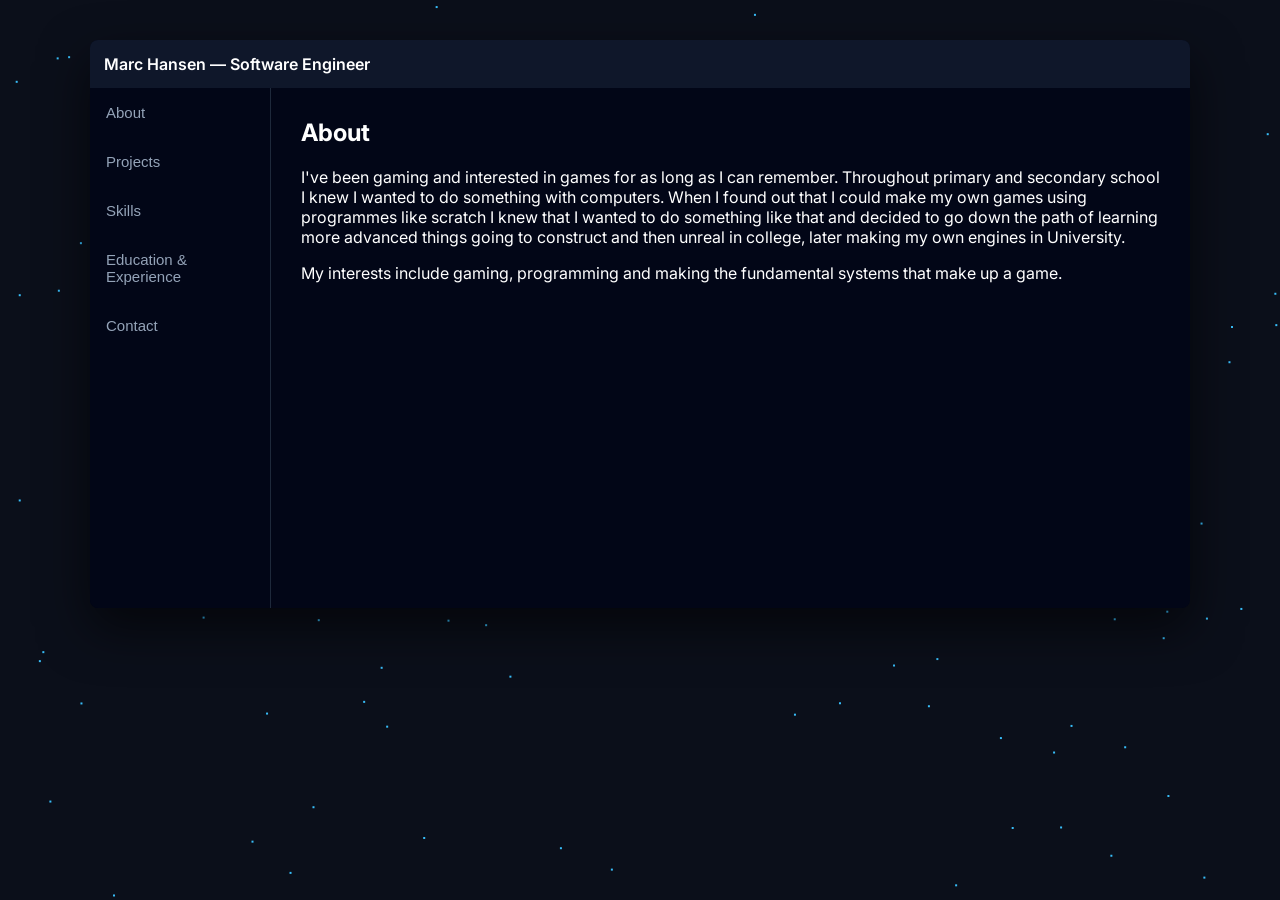
<file: docs/index.html>
<!DOCTYPE html>
<html lang="en">
	<head>
		<meta charset="UTF-8">
		<meta name="viewport" content="width=device-width, initial-scale=1.0">
		<title>Marc Hansen | Developer Portfolio</title>
		<link rel="stylesheet" href="CSS/style.css">
			<script defer src="Scripts/particles.js"></script>
			<script defer src="Scripts/ui.js"></script>
		<link href="https://fonts.googleapis.com/css2?family=JetBrains+Mono&family=Inter:wght@300;400;600&display=swap" rel="stylesheet">
	</head>
	<body>
		<canvas id="particles"></canvas>
		<div class="window">
			<header class="titlebar">
			Marc Hansen — Software Engineer
			</header>
			<div class="layout">
				<nav class="sidebar">
					<button data-panel="about">About</button>
					<button data-panel="projects">Projects</button>
					<button data-panel="skills">Skills</button>
					<button data-panel="education">Education & Experience</button>
					<button data-panel="contact">Contact</button>
				</nav>
				<main class="content">
					<section id="about" class="panel active">
                        <h2>About</h2>
                        <p>I've been gaming and interested in games for as long as I can remember. Throughout primary and secondary school I knew I wanted to do something with computers. When I found out that I could make my own games using programmes like scratch I knew that I wanted to do something like that and decided to go down the path of learning more advanced things going to construct and then unreal in college, later making my own engines in University.
</p>
                        <p>My interests include gaming, programming and making the fundamental systems that make up a game.
</p>

					</section>
					
					<!-- PROJECTS -->
					<section id="projects" class="panel">
                        <h2>Projects</h2>
                        <div class="cards base-projects">
                            <h3>Pinned</h3>
                            <div class="card">
                                <h3>Prison Miner</h3>
                                <p>A 2D game creating in the Unity engine and published to steam. Re-imagine of the classic "Prisons" gamemode, commonly found on Minecraft servers.
</p>
                                <a href="Projects/PrisonMiner.html">View Project -></a>
                            </div>
                            <div class="card">
                                <h3>PS5 Group Project Game</h3>
                                <p>An engine developed from scratch for creating games for the PlayStation 5. Then used in a group project to create a gravity-based  platformer / puzzle game.
</p>
                                <a href="Projects/PS5.html">View Project -></a>
                            </div>
                            <div class="card">
                                <h3>DirectX11 Mini-Golf</h3>
                                <p>Mini-golf game with basic level editor in C++ with DX11/DXTK.
</p>
                                <a href="Projects/DirectXMiniGolf.html">View Project -></a>
                            </div>

                            <h3>More</h3>
                        </div>
                        
                        <div class="cards project-folders">
                            <div class="card folder-btn" data-folder="Engines">
                                <h3>Custom Engines / Renderers</h3>
                                <p>Anything I've made where I've had to make my own renderer</p>
                                <a>View Projects -></a>
                            </div>
                            <div class="card folder-btn" data-folder="Steam">
                                <h3>Steam Releases</h3>
                                <p>Games I've published on Steam</p>
                                <a>View Projects -></a>
                            </div>
                            <div class="card folder-btn" data-folder="OtherGames">
                                <h3>Other Games</h3>
                                <p>Games I've made that did not make it to being published on steam</p>
                                <a>View Projects -></a>
                            </div>
                            <div class="card folder-btn" data-folder="Misc">
                                <h3>Miscellaneous</h3>
                                <p>Everything else that's pretty cool but doesn't really have a place</p>
                                <a>View Projects -></a>
                            </div>
                        </div>
                        <div class="folder-panel">
                            <button class="back-btn"><h3><- Back</h3></button>
                            <div class ="cards folder-cards">
                                <!-- Engines -->
                                <div class="folder" data-folder="Engines">
                                    <h3 data-folder="Engines">Custom Engines / Renderers</h3>
                                    <div class="card" data-folder="Engines">
                                        <h3>PS5 Group Project Game</h3>
                                        <p>An engine developed from scratch for creating games for the PlayStation 5. Then used in a group project to create a gravity-based  platformer / puzzle game.
</p>
                                        <a href="Projects/PS5.html">View Project -></a>
                                    </div>
                                    <div class="card" data-folder="Engines">
                                        <h3>DirectX11 Mini-Golf</h3>
                                        <p>Mini-golf game with basic level editor in C++ with DX11/DXTK.
</p>
                                        <a href="Projects/DirectXMiniGolf.html">View Project -></a>
                                    </div>
                                </div>
                                <!-- Steam -->
                                <div class="folder" data-folder="Steam">
                                    <h3 data-folder="Steam">Steam Releases</h3>
                                    <div class="card" data-folder="Steam">
                                        <h3>Prison Miner</h3>
                                        <p>A 2D game creating in the Unity engine and published to steam. Re-imagine of the classic "Prisons" gamemode, commonly found on Minecraft servers.
</p>
                                        <a href="Projects/PrisonMiner.html">View Project -></a>
                                    </div>
                                    <div class="card" data-folder="Steam">
                                        <h3>Wizards of The West</h3>
                                        <p>My first steam release, a 3D boss fight / story game made in Unreal Engine 4.
</p>
                                        <a href="Projects/WoTW.html">View Project -></a>
                                    </div>
                                </div>
                                <!-- OtherGames -->
                                <div class="folder" data-folder="OtherGames">
                                    <h3 data-folder="OtherGames">Other Games</h3>
                                    <div class="card" data-folder="OtherGames">
                                        <h3>Combat Colloseum</h3>
                                        <p>Group project game created in Unity for University.
</p>
                                        <a href="Projects/CombatColosseum.html">View Project -></a>
                                    </div>
                                    <div class="card" data-folder="OtherGames">
                                        <h3>Bullet Blast-Off</h3>
                                        <p>Unreal Engine 4 physics based game with some basic networking.
</p>
                                        <a href="Projects/BulletBlastOff.html">View Project -></a>
                                    </div>
                                </div>
                                <!-- Misc -->
                                <div class="folder" data-folder="Misc">
                                    <h3 data-folder="Misc">Miscellaneous</h3>
                                    <div class="card" data-folder="Misc">
                                        <h3>SFML Minesweeper</h3>
                                        <p>A remake of the classic  minesweeper made in C++ using SFML.
</p>
                                        <a href="Projects/Minesweeper.html">View Project -></a>
                                    </div>
                                </div>
                            </div>
                        </div>

					</section>
					
					<!-- SKILLS -->
					<section id="skills" class="panel">
                        <h2>Skills</h2>
                        <ul class="skills">
                            <li>C++</li>
                            <li>C#</li>
                            <li>Python</li>
                            <li>Ruby</li>
                            <li>HTML / CSS</li>
                            <li>Unity</li>
                            <li>Unreal Engine 5</li>
                            <li>DirectX</li>
                            <li>PS5</li>
                            <li>SFML</li>
                            <li>Visual Studio</li>
                            <li>Git</li>
                            <li>MySQL</li>
                        </ul>

					</section>
					
					<!-- EDUCATION & EXPERIENCE -->
					<section id="education" class="panel">
                        <h2>Education & Experience</h2>
                        <div class = "timeline">
                            <br>
                            <div class= "timeline-item">
                                <div class = "timeline-header">
                                    <h3>Autodesk - Internship</h3>
                                    <span>July 2024 - July 2025</span>
                                    <p class = "subtitle">Software Engineer for the Navisworks team</p>
                                </div>
                                <ul>
                                    <li>Add in new features into an already developed codebase</li>
                                    <li>Fix bugs reported by customers, communicating via Jira tickets</li>
                                    <li>Refactor old code within the codebase</li>
                                    <li>Work alongside the UX team to ensure everything is to their design</li>
                                </ul>
                            </div>
                            <br>
                            <div class= "timeline-item">
                                <div class = "timeline-header">
                                    <h3>Sheffield Hallam University</h3>
                                    <span>September 2022 - May 2027 (Expected)</span>
                                    <p class = "subtitle">MComp Computer Science for Games</p>
                                </div>
                                <ul>
                                    <li>Developing an engine for use in a group project for the PS5</li>
                                    <li>Mathematics for rendering</li>
                                    <li>Software-Hardware optimisation techniques</li>
                                    <li>Object Oriented Programming & DirectX11 game development</li>
                                    <li>Game-loop structure using SFML & C++</li>
                                </ul>
                            </div>
                            <br>
                            <div class= "timeline-item">
                                <div class = "timeline-header">
                                    <h3>Chesterfield College</h3>
                                    <span>September 2019 - July 2021</span>
                                    <p class = "subtitle">Game Design & Development</p>
                                </div>
                                <ul>
                                    <li>Unreal Engine 4</li>
                                    <li>Autodesk Maya</li>
                                    <li>Project Management</li>
                                    <li>Trends in games and where they could be going</li>
                                </ul>
                            </div>
                            <br>
                        </div>

					</section>
					
					<!-- CONTACT -->
					<section id="contact" class="panel">
                        <h2>Contact</h2>
                        <p>
                            GitHub: 
                            <a href="https://github.com/MarcHansen2002" target="_blank">
                            github.com/MarcHansen2002
                            </a>
                            <br><br>
                            LinkedIn: 
                            <a href="https://www.linkedin.com/in/marchansen2002/" target="_blank">
                            LinkedIn.com/in/MarcHansen2002
                            </a>
                            <br><br>
                            CV: 
                            <a href="MarcHansen_CV.pdf" target="_blank">
                            View
                            </a>
                            <br><br>
                            Email: MarcHansen2002@gmail.com
                        </p>

					</section>
				</main>
			</div>
		</div>
	</body>
</html>
</file>
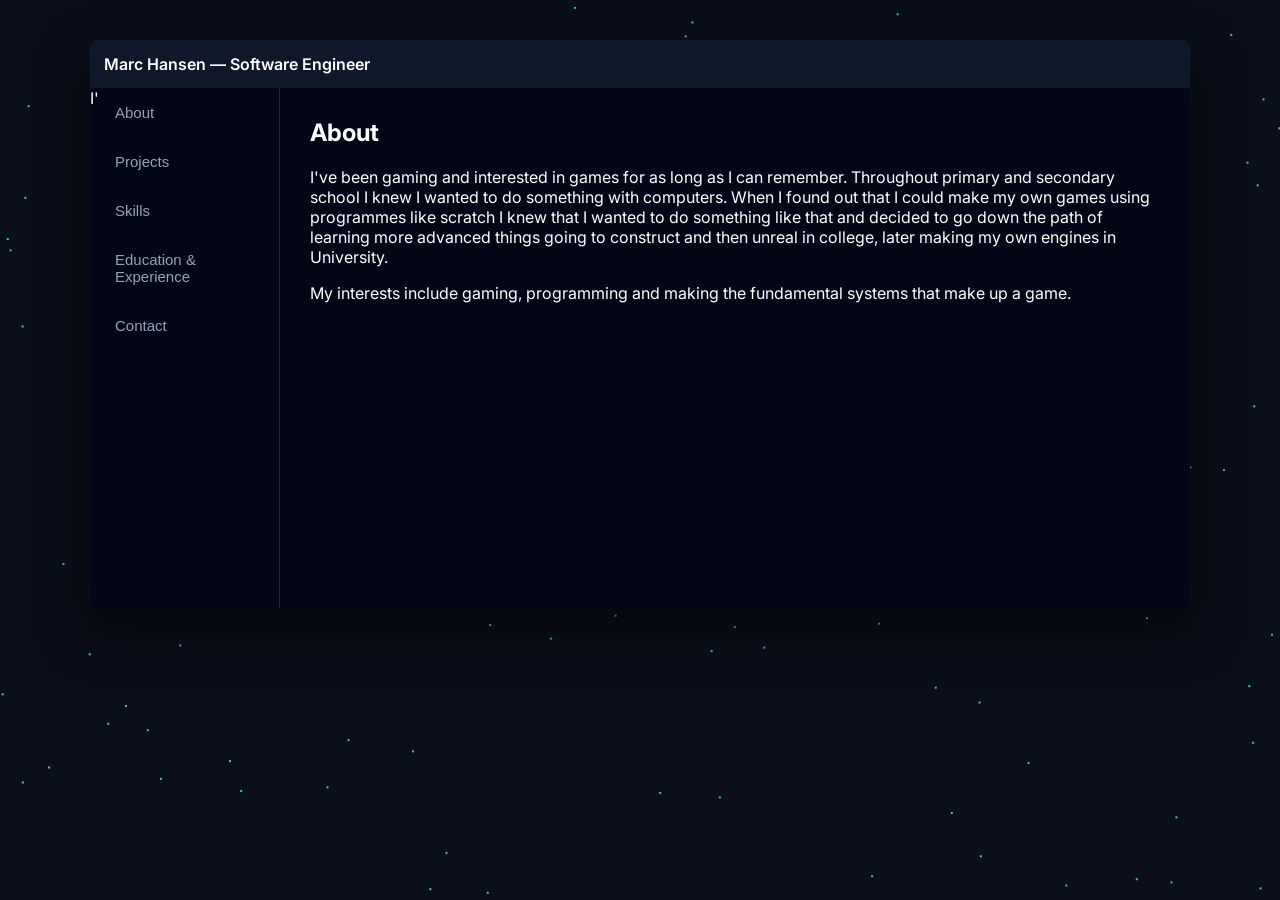
<file: src/index.html>
<!DOCTYPE html>
<html lang="en">
	<head>
		<meta charset="UTF-8">
		<meta name="viewport" content="width=device-width, initial-scale=1.0">
		<title>Marc Hansen | Developer Portfolio</title>
		<link rel="stylesheet" href="CSS/style.css">
			<script defer src="Scripts/particles.js"></script>
			<script defer src="Scripts/ui.js"></script>
		<link href="https://fonts.googleapis.com/css2?family=JetBrains+Mono&family=Inter:wght@300;400;600&display=swap" rel="stylesheet">
	</head>
	<body>
		<canvas id="particles"></canvas>
		<div class="window">
			<header class="titlebar">
			Marc Hansen — Software Engineer
			</header>
			<div class="layout">I'
				<nav class="sidebar">
					<button data-panel="about">About</button>
					<button data-panel="projects">Projects</button>
					<button data-panel="skills">Skills</button>
					<button data-panel="education">Education & Experience</button>
					<button data-panel="contact">Contact</button>
				</nav>
				<main class="content">
					<section id="about" class="panel active">
						<h2>About</h2>
						<p>
						I've been gaming and interested in games for as long as I can remember.
						Throughout primary and secondary school I knew I wanted to do something with computers.
						When I found out that I could make my own games using programmes like scratch I knew that I wanted to do
						something like that and decided to go down the path of learning more advanced things going to construct and
						then unreal in college, later making my own engines in University.
						</p>
						<p>
						My interests include gaming, programming and making the fundamental systems that make up a game.
						</p>
					</section>
					
					<!-- PROJECTS -->
					<section id="projects" class="panel">
						<h2>Projects</h2>
						<div class="cards base-projects">
							<h3>Pinned</h3>
							<div class="card">
								<h3>Prison Miner</h3>
								<p>2D Unity game published on Steam...</p>
								<a href="Projects/PrisonMiner.html">View Project →</a>
							</div>
							<div class="card">
								<h3>Wizards of The West</h3>
								<p>3D boss fight / story game made in Unreal Engine 4</p>
								<a href="Projects/WoTW.html">View Project →</a>
							</div>
							<h3>More</h3>
						</div>
						
						
						<div class="cards project-folders">
							<div class="card folder-btn" data-folder="engines">
								<h3>Engines & Tools</h3>
							</div>
							<div class="card folder-btn" data-folder="tests">
								<h3>Tests & Experiments</h3>
							</div>
						</div>
						
						<div class="folder-panel">
							<button class="back-btn"><h3><- Back</h3></button>
							<div class="cards folder-cards">
								<!-- Engines -->
								<div class="folder" data-folder="engines">
								<h3 data-folder="engines">Engines</h3>
								
								<div class="card" data-folder="engines">
								<h3>PS5 Engine</h3>
								<p>Custom engine for PS5 development</p>
								<a href="Projects/PS5.html">View Project →</a>
								</div>
								<div class="card" data-folder="engines">
								<h3>DirectX11 Mini-golf</h3>
								<p>Mini-golf game with basic level editor in C++ with DX11/DXTK</p>
								<a href="Projects/DirectXMiniGolf.html">View Project →</a>
								</div>
								</div>
								<!-- Tests -->
								<div class="folder" data-folder="tests">
								<h3 data-folder="tests">Tests & Experiments</h3>
								<div class="card" data-folder="tests">
								<h3>SFML Minesweeper</h3>
								<p>Remake of classic Minesweeper made in C++ using SFML</p>
								<a href="Projects/Minesweeper.html">View Project →</a>
								</div>
								</div>
							</div>
						</div>
					</section>
					
					<!-- SKILLS -->
					<section id="skills" class="panel">
						<h2>Skills</h2>
						<ul class="skills">
							<li>C++</li>
							<li>C#</li>
							<li>Python</li>
							<li>Ruby</li>
							<li>HTML / CSS</li>
							<li>Unity</li>
							<li>Unreal Engine 5</li>
							<li>DirectX</li>
							<li>PS5</li>
							<li>SFML</li>
							<li>Visual Studio</li>
							<li>Git</li>
							<li>MySQL</li>
						</ul>
					</section>
					
					<!-- EDUCATION & EXPERIENCE -->
					<section id="education" class="panel">
						<h2>Education & Experience</h2>
						<div class="timeline">
							<br>
							<!-- Autodesk -->
							<div class="timeline-item">
								<div class="timeline-header">
									<h3>Autodesk - Work Experience</h3>
									<span>July 2024 - July 2025</span>
									<p class="subtitle">Software Engineer for the Navisworks team</p>
								</div>
								<ul>
									<li>Add in new features into an already developed codebase</li>
									<li>Fix bugs reported by customers, communicating via Jira tickets</li>
									<li>Refactor old code within the codebase</li>
									<li>Work alongside the UX team to ensure everything is to their design</li>
								</ul>
							</div>
							<br>
							
							<!-- University -->
							<div class="timeline-item">
								<div class="timeline-header">
									<h3>Sheffield Hallam University</h3>
									<span>Sept 2022 - May 2027 (Expected)</span>
								</div>
								<p class="subtitle">MComp Computer Science for Games</p>
								<ul>
									<li>Developing an engine for use in a group project for the PS5</li>
									<li>Mathematics for rendering</li>
									<li>Software-Hardware optimisation techniques</li>
									<li>Object Oriented Programming & DirectX11 game development</li>
									<li>Game-loop structure using SFML & C++</li>
								</ul>
							</div>
							<br>
							<!-- College -->
							<div class="timeline-item">
								<div class="timeline-header">
									<h3>Chesterfield College</h3>
									<span>Sept 2019 - July 2021</span>
								</div>
								<p class="subtitle">Games Design & Development</p>
								<ul>
									<li>Unreal Engine 4</li>
									<li>Autodesk Maya</li>
									<li>Project Management</li>
									<li>Trends in games and where they could be going</li>
								</ul>
							</div>
						</div>
					</section>
					
					<!-- CONTACT -->
					<section id="contact" class="panel">
						<h2>Contact</h2>
						<p>
							GitHub:
							<a href="https://github.com/MarcHansen2002" target="_blank">
							github.com/MarcHansen2002
							</a>
							<br><br>
							LinkedIn: 
							<a href = "https://www.linkedin.com/in/marchansen2002/" target = "_blank">
							https://www.linkedin.com/in/marchansen2002/
							</a>
							<br><br>
							CV: 
							<a href = "MarcHansen_CV.pdf" target="_blank">
							View
							</a>
							</a>
							<br><br>
							Email:
							MarcHansen2002@gmail.com
						</p>
					</section>
				</main>
			</div>
		</div>
	</body>
</html>
</file>
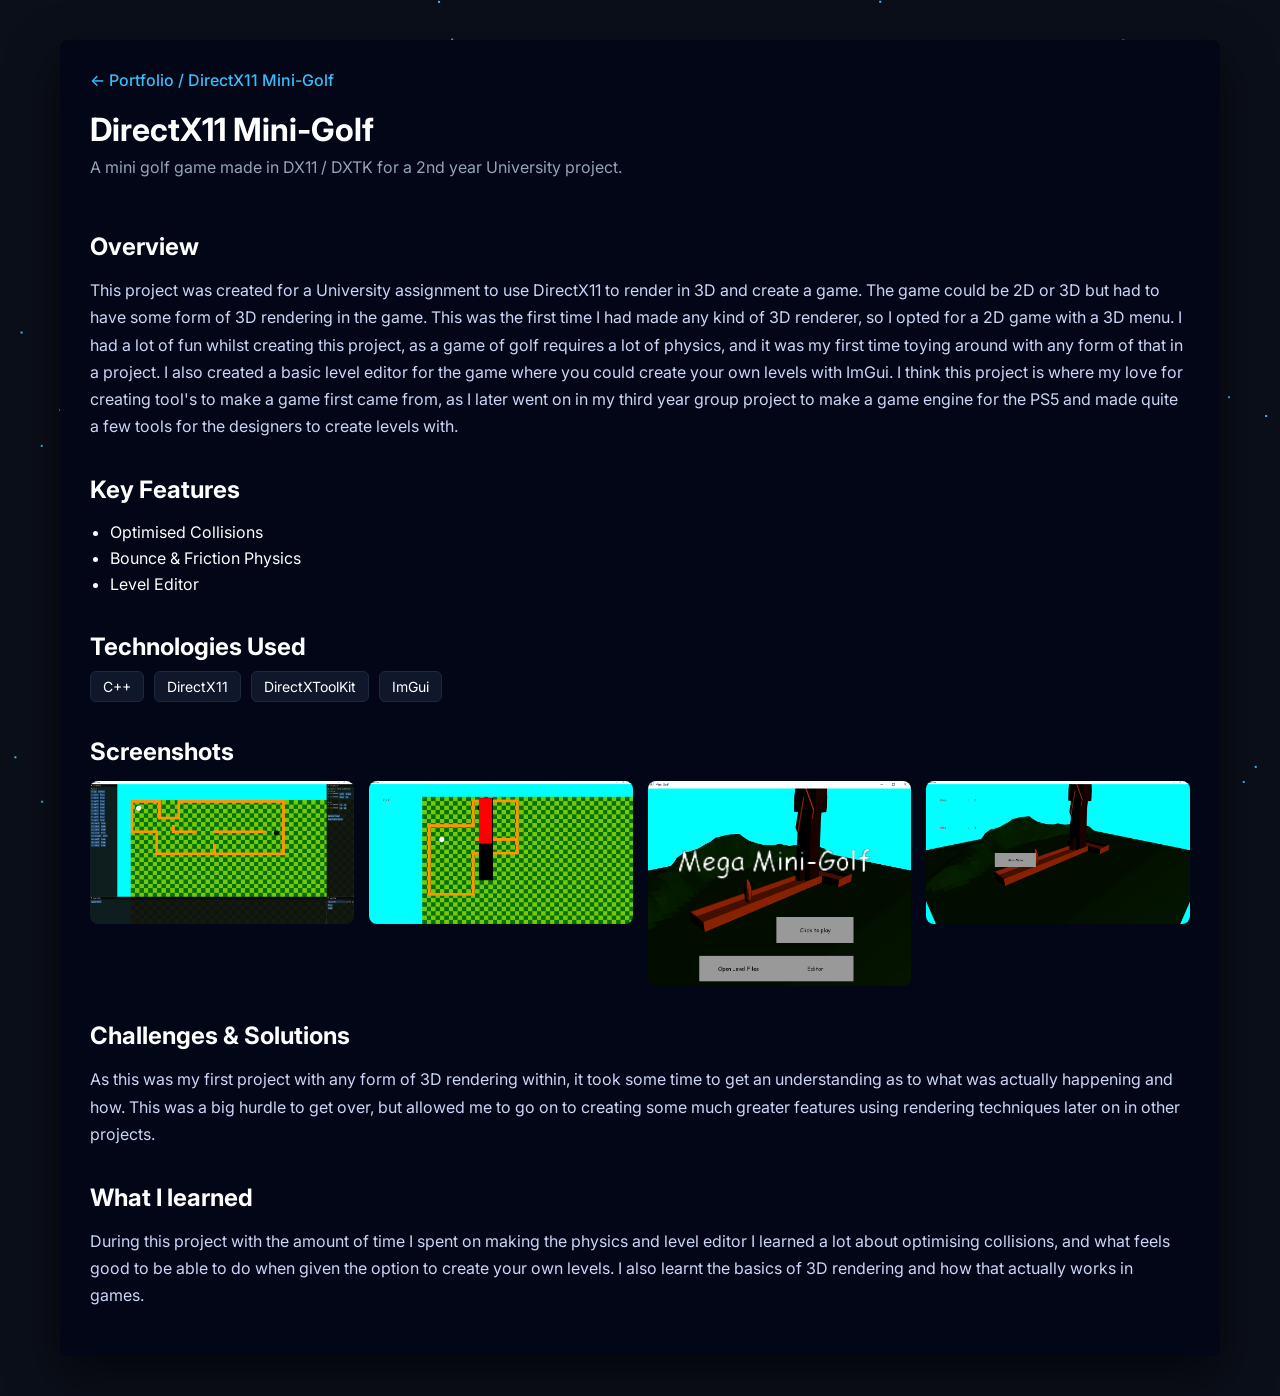
<file: docs/Projects/DirectXMiniGolf.html>
<!DOCTYPE html>
<html lang="en">
	<head>
		<meta charset="UTF-8">
		<meta name="viewport" content="width=device-width, initial-scale=1.0">
		<title>DirectX11 Mini-Golf | Marc Hansen</title>
        <link rel="stylesheet" href="../CSS/style.css">
        <link rel="stylesheet" href="../CSS/project.css"> 
        <link rel="stylesheet" href="../CSS/style.css">
        <script defer src="../Scripts/particles.js"></script>
        <link rel="stylesheet" href="../CSS/project.css">

		<link href="https://fonts.googleapis.com/css2?family=JetBrains+Mono&family=Inter:wght@300;400;600&display=swap" rel="stylesheet">
	</head>
	<body>
		<canvas id="particles"></canvas>
		<div class="page-container">
			<!-- Breadcrumb -->
			<a href="../index.html" class="back">
			← Portfolio / DirectX11 Mini-Golf
			</a>
			<!-- Header -->
			<div class="project-header">
				<div>
					<h1 class="project-title">DirectX11 Mini-Golf</h1>
					<p class="project-subtitle">
                        A mini golf game made in DX11 / DXTK for a 2nd year University project.

					</p>
				</div>

			</div>

            <section class = "section">
                <h2>Overview</h2>
                <p>
                This project was created for a University assignment to use DirectX11 to render in 3D and create a game. The game could be 2D or 3D but had to have some form of 3D rendering in the game. This was the first time I had made any kind of 3D renderer, so I opted for a 2D game with a 3D menu. I had a lot of fun whilst creating this project, as a game of golf requires a lot of physics, and it was my first time toying around with any form of that in a project. I also created a basic level editor for the game where you could create your own levels with ImGui. I think this project is where my love for creating tool's to make a game first came from, as I later went on in my third year group project to make a game engine for the PS5 and made quite a few tools for the designers to create levels with.

                </p>
            </section>

            <section class = "section">
                <h2>Key Features</h2>
                <ul class="feature-list">
                    <li>Optimised Collisions</li>
                    <li>Bounce & Friction Physics</li>
                    <li>Level Editor</li>
                </ul>
            </section>

            <section class = "section">
                <h2>Technologies Used</h2>
                <div class = "tech-list">
                    <span>C++</span>
                    <span>DirectX11</span>
                    <span>DirectXToolKit</span>
                    <span>ImGui</span>
                </div>
            </section>

            <section class = "section">
                <h2>Screenshots</h2>
                <div class = "image-grid">
                    <img src='../Images/MiniGolf/editor.png'>
                    <img src='../Images/MiniGolf/ingame.png'>
                    <img src='../Images/MiniGolf/menu.png'>
                    <img src='../Images/MiniGolf/scores.png'>
                </div>
            </section>



            <section class = "section">
                <h2>Challenges & Solutions</h2>
                <p>
                As this was my first project with any form of 3D rendering within, it took some time to get an understanding as to what was actually happening and how. This was a big hurdle to get over, but allowed me to go on to creating some much greater features using rendering techniques later on in other projects.

                </p>
            </section>

            <section class = "section">
                <h2>What I learned</h2>
                <p>
                During this project with the amount of time I spent on making the physics and level editor I learned a lot about optimising collisions, and what feels good to  be able to do when given the option to create your own levels. I also learnt the basics of 3D rendering and how that actually works in games.
                </p>
            </section>


		</div>
	</body>
</html>
</file>
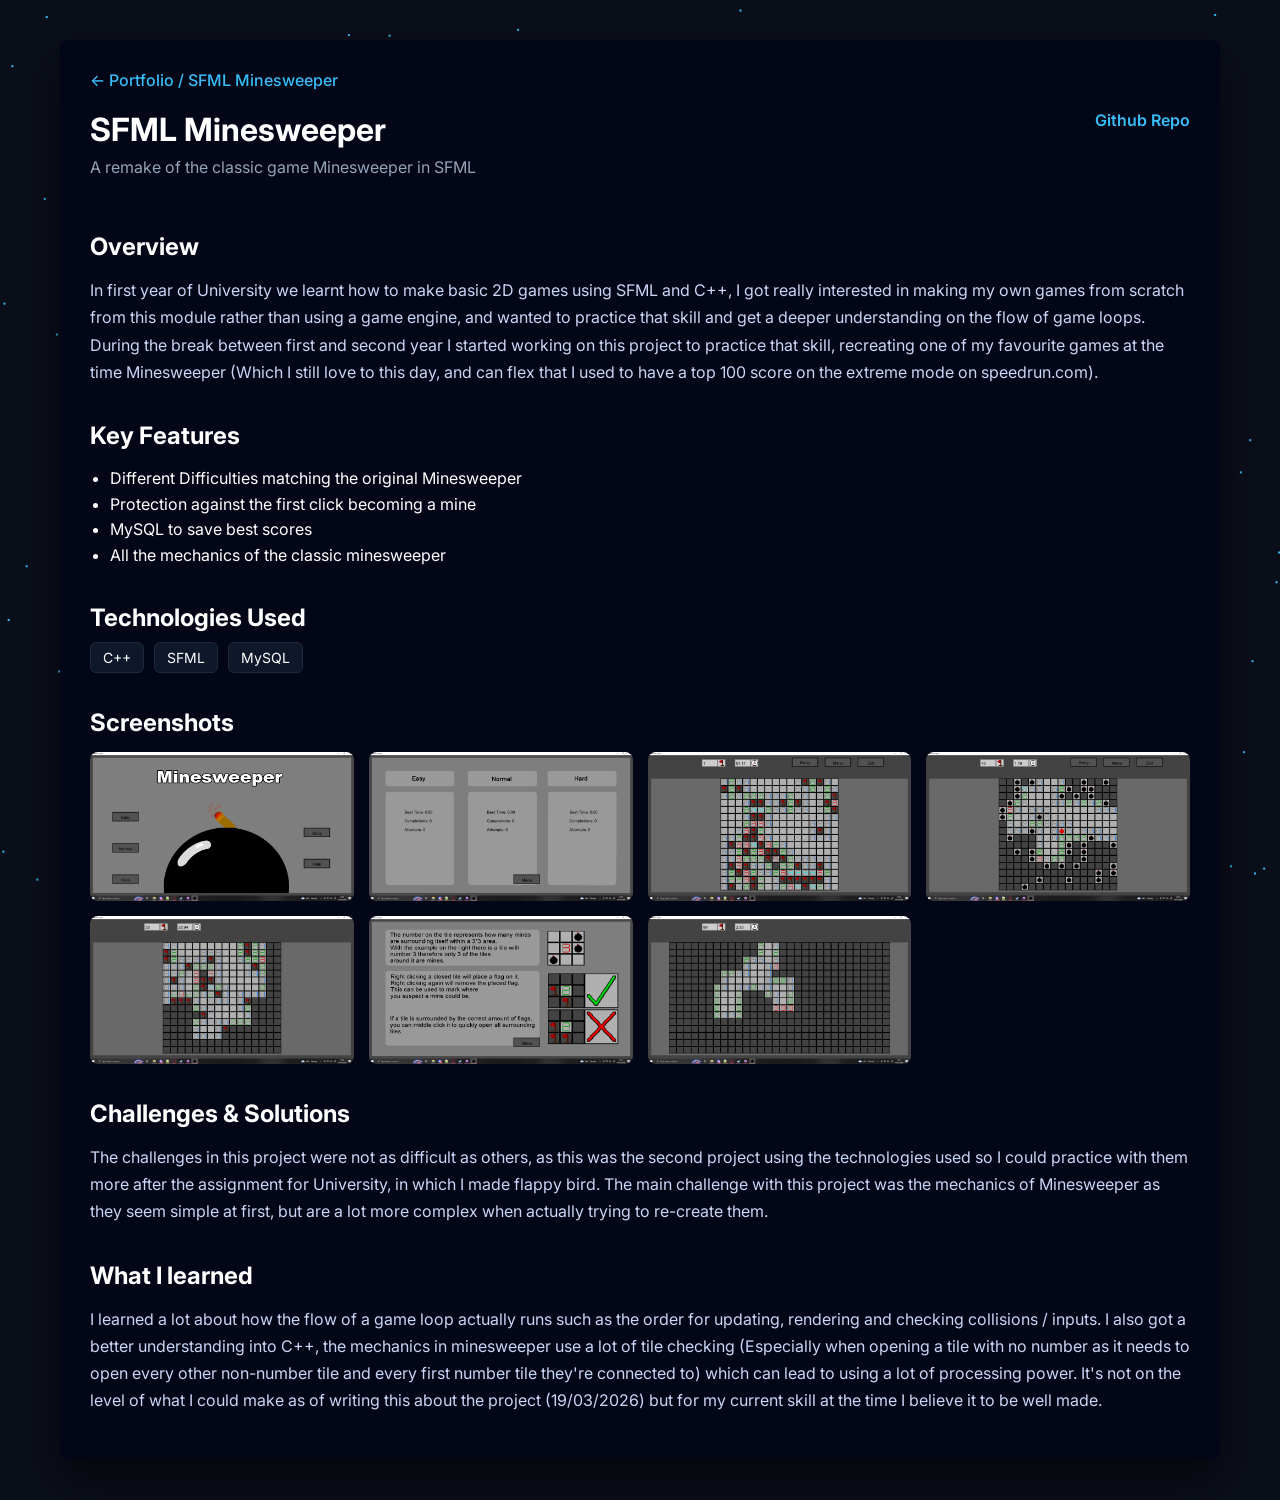
<file: docs/Projects/Minesweeper.html>
<!DOCTYPE html>
<html lang="en">
	<head>
		<meta charset="UTF-8">
		<meta name="viewport" content="width=device-width, initial-scale=1.0">
		<title>SFML Minesweeper | Marc Hansen</title>
        <link rel="stylesheet" href="../CSS/style.css">
        <link rel="stylesheet" href="../CSS/project.css"> 
        <link rel="stylesheet" href="../CSS/style.css">
        <script defer src="../Scripts/particles.js"></script>
        <link rel="stylesheet" href="../CSS/project.css">

		<link href="https://fonts.googleapis.com/css2?family=JetBrains+Mono&family=Inter:wght@300;400;600&display=swap" rel="stylesheet">
	</head>
	<body>
		<canvas id="particles"></canvas>
		<div class="page-container">
			<!-- Breadcrumb -->
			<a href="../index.html" class="back">
			← Portfolio / SFML Minesweeper
			</a>
			<!-- Header -->
			<div class="project-header">
				<div>
					<h1 class="project-title">SFML Minesweeper</h1>
					<p class="project-subtitle">
                        A remake of the classic game Minesweeper in SFML

					</p>
				</div>
                <div class="project-links">
                    <a href='https://github.com/MarcHansen2002/sfml-minesweeper' target="_blank">
                    Github Repo
                    </a>
                </div>

			</div>

            <section class = "section">
                <h2>Overview</h2>
                <p>
                In first year of University we learnt how to make basic 2D games using SFML and C++, I got really interested in making my own games from scratch from this module rather than using a game engine, and wanted to practice that skill and get a deeper understanding on the flow of game loops. During the break between first and second year I started working on this project to practice that skill, recreating one of my favourite games at the time Minesweeper (Which I still love to this day, and can flex that I used to have a top 100 score on the extreme mode on speedrun.com). 

                </p>
            </section>

            <section class = "section">
                <h2>Key Features</h2>
                <ul class="feature-list">
                    <li>Different Difficulties matching the original Minesweeper</li>
                    <li>Protection against the first click becoming a mine</li>
                    <li>MySQL to save best scores</li>
                    <li>All the mechanics of the classic minesweeper</li>
                </ul>
            </section>

            <section class = "section">
                <h2>Technologies Used</h2>
                <div class = "tech-list">
                    <span>C++</span>
                    <span>SFML</span>
                    <span>MySQL</span>
                </div>
            </section>

            <section class = "section">
                <h2>Screenshots</h2>
                <div class = "image-grid">
                    <img src='../Images/Minesweeper/ms_1.PNG'>
                    <img src='../Images/Minesweeper/ms_2.PNG'>
                    <img src='../Images/Minesweeper/ms_3.PNG'>
                    <img src='../Images/Minesweeper/ms_4.PNG'>
                    <img src='../Images/Minesweeper/ms_5.PNG'>
                    <img src='../Images/Minesweeper/ms_6.PNG'>
                    <img src='../Images/Minesweeper/ms_7.PNG'>
                </div>
            </section>



            <section class = "section">
                <h2>Challenges & Solutions</h2>
                <p>
                The challenges in this project were not as difficult as others, as this was the second project using the technologies used so I could practice with them more after the assignment for University, in which I made flappy bird. The main challenge with this project was the mechanics of Minesweeper as they seem simple at first, but are a lot more complex when actually trying to re-create them.

                </p>
            </section>

            <section class = "section">
                <h2>What I learned</h2>
                <p>
                I learned a lot about how the flow of a game loop actually runs such as the order for updating, rendering and checking collisions / inputs. I also got a better understanding into C++, the mechanics in minesweeper use a lot of tile checking (Especially when opening a tile with no number as it needs to open every other non-number tile and every first number tile they're connected to) which can lead to using a lot of processing power. It's not on the level of what I could make as of writing this about the project (19/03/2026) but for my current skill at the time I believe it to be well made.

                </p>
            </section>


		</div>
	</body>
</html>
</file>
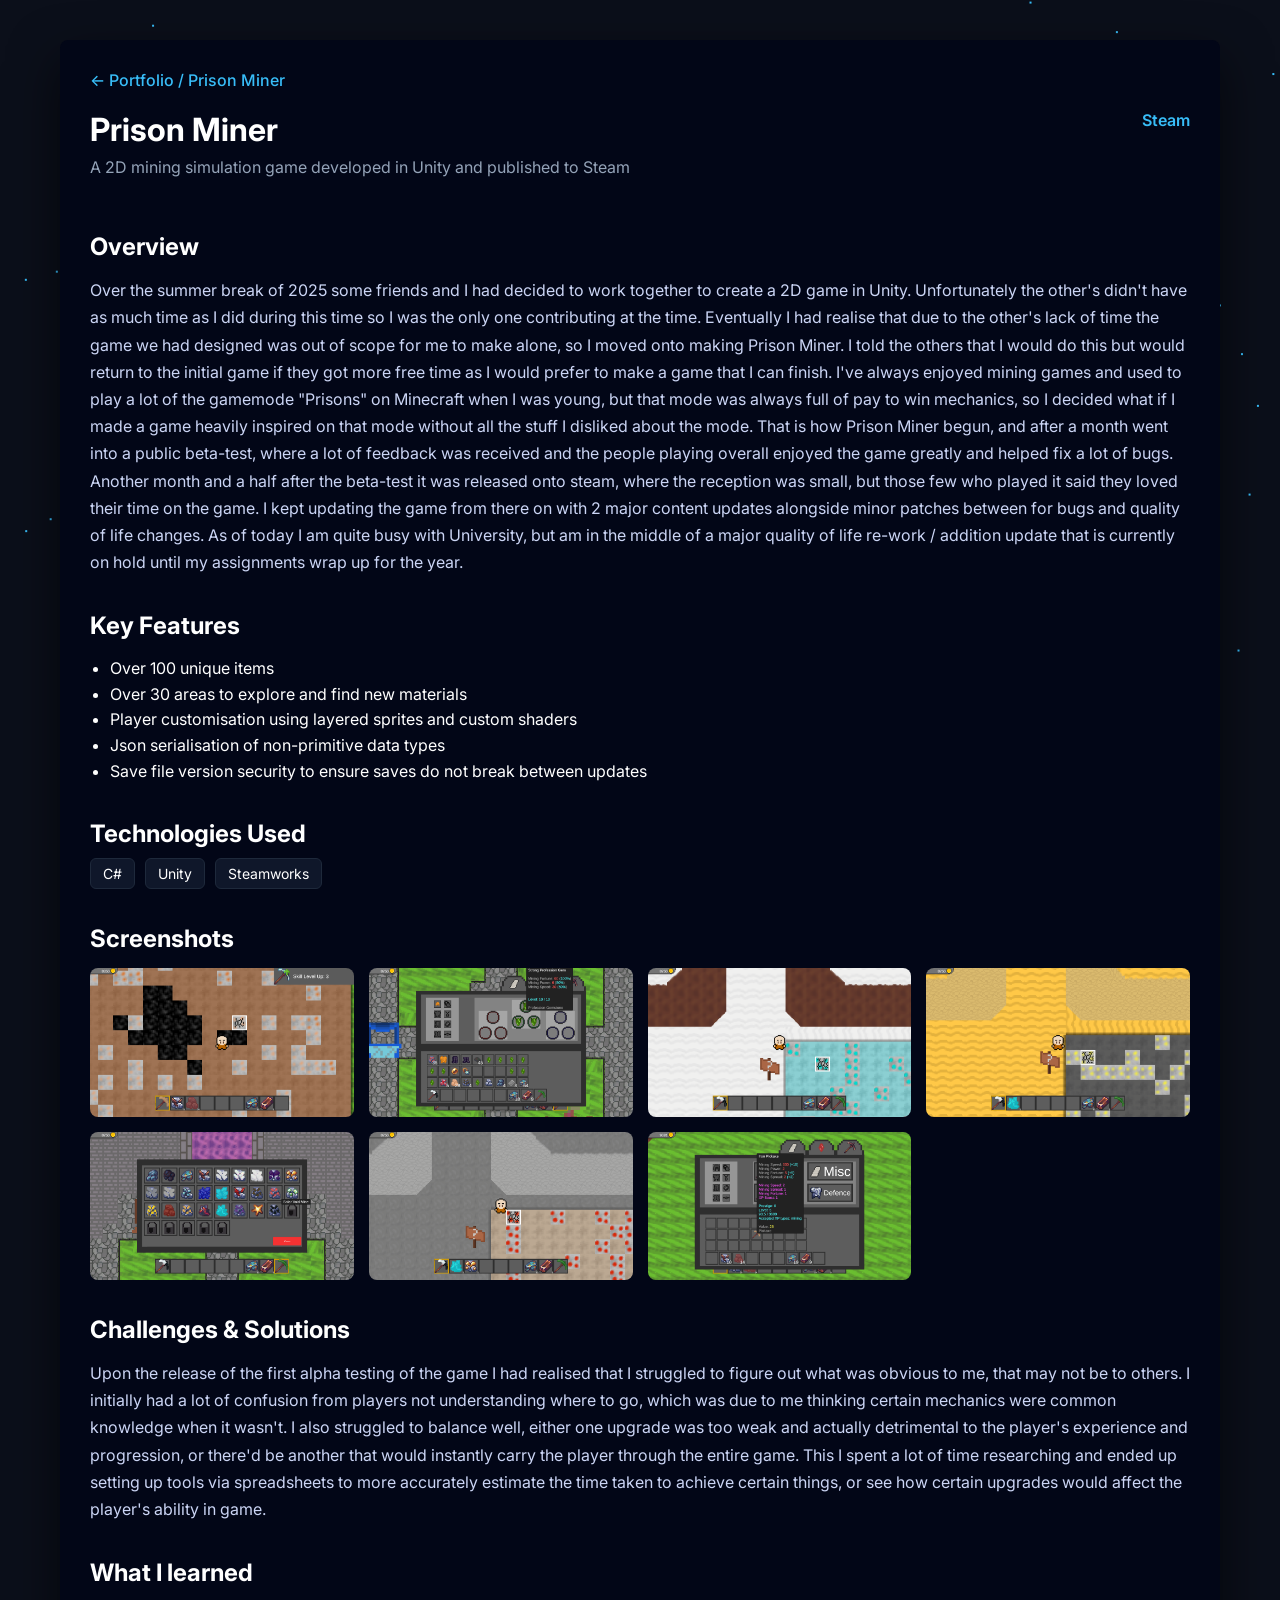
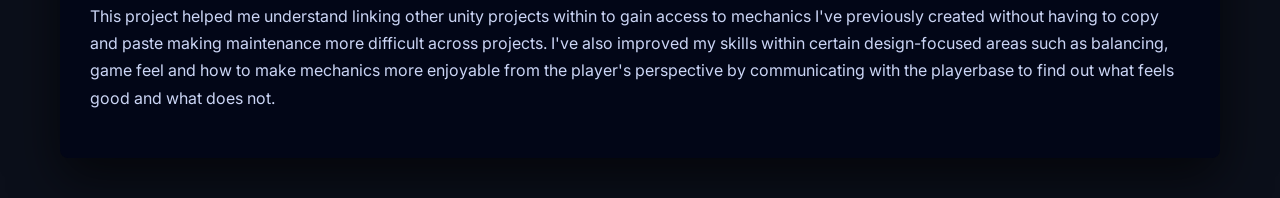
<file: docs/Projects/PrisonMiner.html>
<!DOCTYPE html>
<html lang="en">
	<head>
		<meta charset="UTF-8">
		<meta name="viewport" content="width=device-width, initial-scale=1.0">
		<title>Prison Miner | Marc Hansen</title>
        <link rel="stylesheet" href="../CSS/style.css">
        <link rel="stylesheet" href="../CSS/project.css"> 
        <link rel="stylesheet" href="../CSS/style.css">
        <script defer src="../Scripts/particles.js"></script>
        <link rel="stylesheet" href="../CSS/project.css">

		<link href="https://fonts.googleapis.com/css2?family=JetBrains+Mono&family=Inter:wght@300;400;600&display=swap" rel="stylesheet">
	</head>
	<body>
		<canvas id="particles"></canvas>
		<div class="page-container">
			<!-- Breadcrumb -->
			<a href="../index.html" class="back">
			← Portfolio / Prison Miner
			</a>
			<!-- Header -->
			<div class="project-header">
				<div>
					<h1 class="project-title">Prison Miner</h1>
					<p class="project-subtitle">
                        A 2D mining simulation game developed in Unity and published to Steam

					</p>
				</div>
                <div class="project-links">
                    <a href='https://store.steampowered.com/app/1533140/Prison_Miner/' target="_blank">
                    Steam
                    </a>
                </div>

			</div>

            <section class = "section">
                <h2>Overview</h2>
                <p>
                Over the summer break of 2025 some friends and I had decided to work together to create a 2D game in Unity. Unfortunately the other's didn't have as much time as I did during this time so I was the only one contributing at the time. Eventually I had realise that due to the other's lack of time the game we had designed was out of scope for me to make alone, so I moved onto making Prison Miner. I told the others that I would do this but would return to the initial game if they got more free time as I would prefer to make a game that I can finish. I've always enjoyed mining games and used to play a lot of the gamemode "Prisons" on Minecraft when I was young, but that mode was always full of pay to win mechanics, so I decided what if I made a game heavily inspired on that mode without all the stuff I disliked about the mode. That is how Prison Miner begun, and after a month went into a public beta-test, where a lot of feedback was received and the people playing overall enjoyed the game greatly and helped fix a lot of bugs. Another month and a half after the beta-test it was released onto steam, where the reception was small, but those few who played it said they loved their time on the game. I kept updating the game from there on with 2 major content updates alongside minor patches between for bugs and quality of life changes. As of today I am quite busy with University, but am in the middle of a major quality of life re-work / addition update that is currently on hold until my assignments wrap up for the year.

                </p>
            </section>

            <section class = "section">
                <h2>Key Features</h2>
                <ul class="feature-list">
                    <li>Over 100 unique items</li>
                    <li>Over 30 areas to explore and find new materials</li>
                    <li>Player customisation using layered sprites and custom shaders</li>
                    <li>Json serialisation of non-primitive data types</li>
                    <li>Save file version security to ensure saves do not break between updates</li>
                </ul>
            </section>

            <section class = "section">
                <h2>Technologies Used</h2>
                <div class = "tech-list">
                    <span>C#</span>
                    <span>Unity</span>
                    <span>Steamworks</span>
                </div>
            </section>

            <section class = "section">
                <h2>Screenshots</h2>
                <div class = "image-grid">
                    <img src='../Images/PrisonMiner/EarlyMineAndSkills.png'>
                    <img src='../Images/PrisonMiner/Gems.png'>
                    <img src='../Images/PrisonMiner/GlaciumMine.png'>
                    <img src='../Images/PrisonMiner/GoldMine.png'>
                    <img src='../Images/PrisonMiner/MineList.png'>
                    <img src='../Images/PrisonMiner/PalladiumMine.png'>
                    <img src='../Images/PrisonMiner/ToolLevels.png'>
                </div>
            </section>



            <section class = "section">
                <h2>Challenges & Solutions</h2>
                <p>
                Upon the release of the first alpha testing of the game I had realised that I struggled to figure out what was obvious to me, that may not be to others. I initially had a lot of confusion from players not understanding where to go, which was due to me thinking certain mechanics were common knowledge when it wasn't.
I also struggled to balance well, either one upgrade was too weak and actually detrimental to the player's experience and progression, or there'd be another that would instantly carry the player through the entire game. This I spent a lot of time researching and ended up setting up tools via spreadsheets to more accurately estimate the time taken to achieve certain things, or see how certain upgrades would affect the player's ability in game.

                </p>
            </section>

            <section class = "section">
                <h2>What I learned</h2>
                <p>
                This project helped me understand linking other unity projects within to gain access to mechanics I've previously created without having to copy and paste making maintenance more difficult across projects.
I've also improved my skills within certain design-focused areas such as balancing, game feel and how to make mechanics more enjoyable from the player's perspective by communicating with the playerbase to find out what feels good and what does not.

                </p>
            </section>


		</div>
	</body>
</html>
</file>
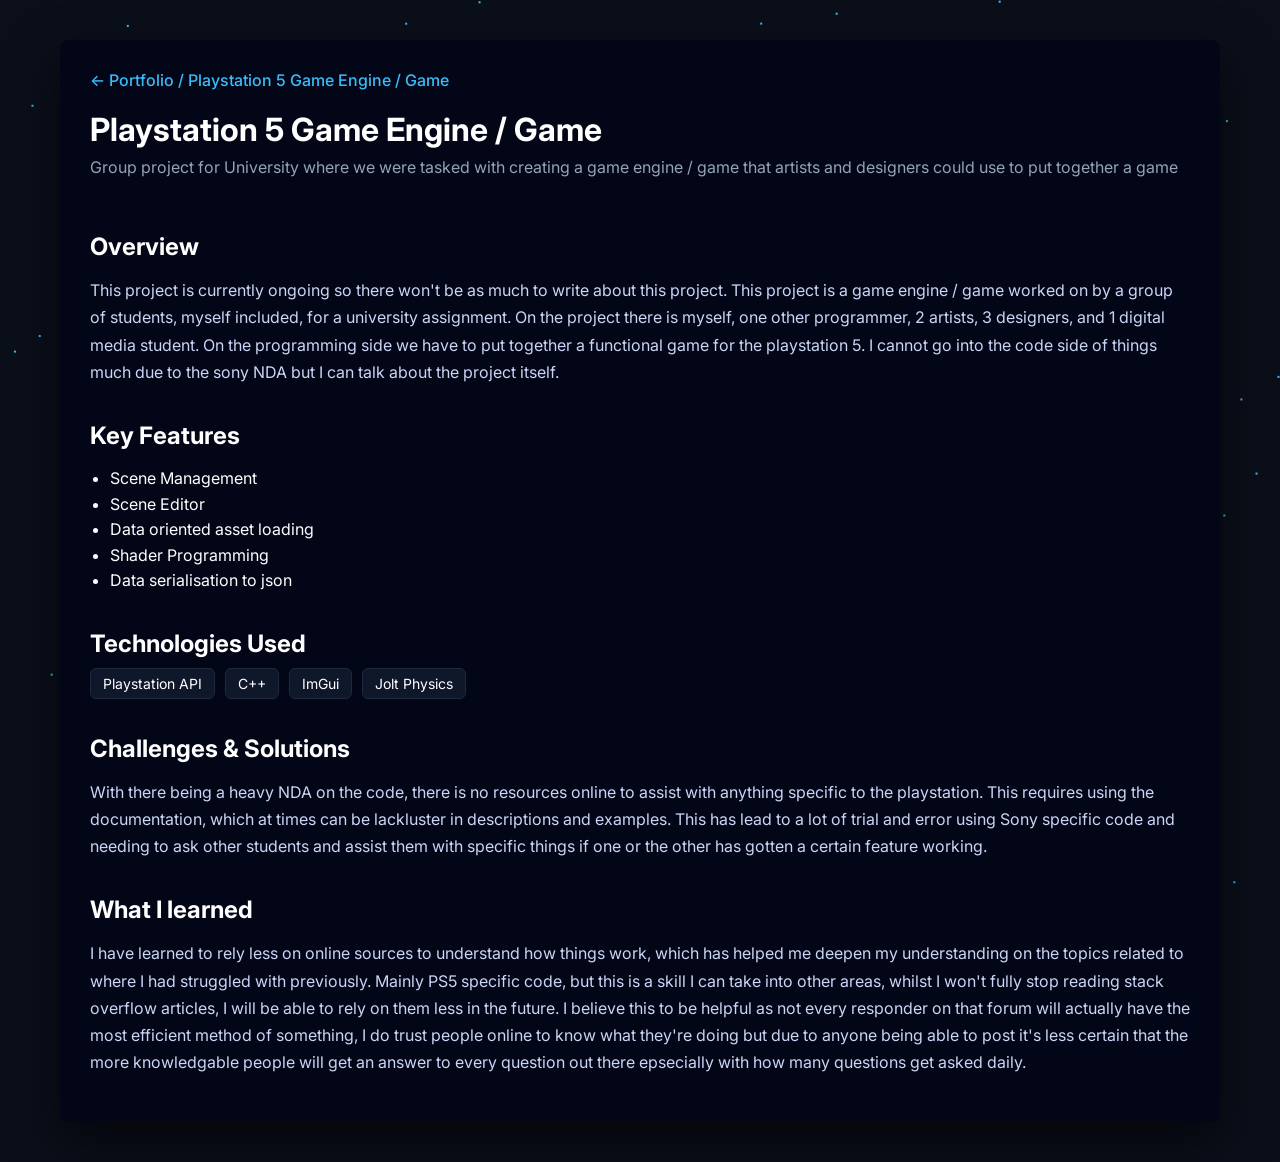
<file: docs/Projects/PS5.html>
<!DOCTYPE html>
<html lang="en">
	<head>
		<meta charset="UTF-8">
		<meta name="viewport" content="width=device-width, initial-scale=1.0">
		<title>Playstation 5 Game Engine / Game | Marc Hansen</title>
        <link rel="stylesheet" href="../CSS/style.css">
        <link rel="stylesheet" href="../CSS/project.css"> 
        <link rel="stylesheet" href="../CSS/style.css">
        <script defer src="../Scripts/particles.js"></script>
        <link rel="stylesheet" href="../CSS/project.css">

		<link href="https://fonts.googleapis.com/css2?family=JetBrains+Mono&family=Inter:wght@300;400;600&display=swap" rel="stylesheet">
	</head>
	<body>
		<canvas id="particles"></canvas>
		<div class="page-container">
			<!-- Breadcrumb -->
			<a href="../index.html" class="back">
			← Portfolio / Playstation 5 Game Engine / Game
			</a>
			<!-- Header -->
			<div class="project-header">
				<div>
					<h1 class="project-title">Playstation 5 Game Engine / Game</h1>
					<p class="project-subtitle">
                        Group project for University where we were tasked with creating a game engine / game that artists and designers could use to put together a game

					</p>
				</div>

			</div>

            <section class = "section">
                <h2>Overview</h2>
                <p>
                This project is currently ongoing so there won't be as much to write about this project. This project is a game engine / game worked on by a group of students, myself included, for a university assignment. On the project there is myself, one other programmer, 2 artists, 3 designers, and 1 digital media student. On the programming side we have to put together a functional game for the playstation 5. I cannot go into the code side of things much due to the sony NDA but I can talk about the project itself.

                </p>
            </section>

            <section class = "section">
                <h2>Key Features</h2>
                <ul class="feature-list">
                    <li>Scene Management</li>
                    <li>Scene Editor</li>
                    <li>Data oriented asset loading</li>
                    <li>Shader Programming</li>
                    <li>Data serialisation to json</li>
                </ul>
            </section>

            <section class = "section">
                <h2>Technologies Used</h2>
                <div class = "tech-list">
                    <span>Playstation API</span>
                    <span>C++</span>
                    <span>ImGui</span>
                    <span>Jolt Physics</span>
                </div>
            </section>




            <section class = "section">
                <h2>Challenges & Solutions</h2>
                <p>
                With there being a heavy NDA on the code, there is no resources online to assist with anything specific to the playstation. This requires using the documentation, which at times can be lackluster in descriptions and examples. This has lead to a lot of trial and error using Sony specific code and needing to ask other students and assist them with specific things if one or the other has gotten a certain feature working.

                </p>
            </section>

            <section class = "section">
                <h2>What I learned</h2>
                <p>
                I have learned to rely less on online sources to understand how things work, which has helped me deepen my understanding on the topics related to where I had struggled with previously. Mainly PS5 specific code, but this is a skill I can take into other areas, whilst I won't fully stop reading stack overflow articles, I will be able to rely on them less in the future. I believe this to be helpful as not every responder on that forum will actually have the most efficient method of something, I do trust people online to know what they're doing but due to anyone being able to post it's less certain that the more knowledgable people will get an answer to every question out there epsecially with how many questions get asked daily.
                </p>
            </section>


		</div>
	</body>
</html>
</file>
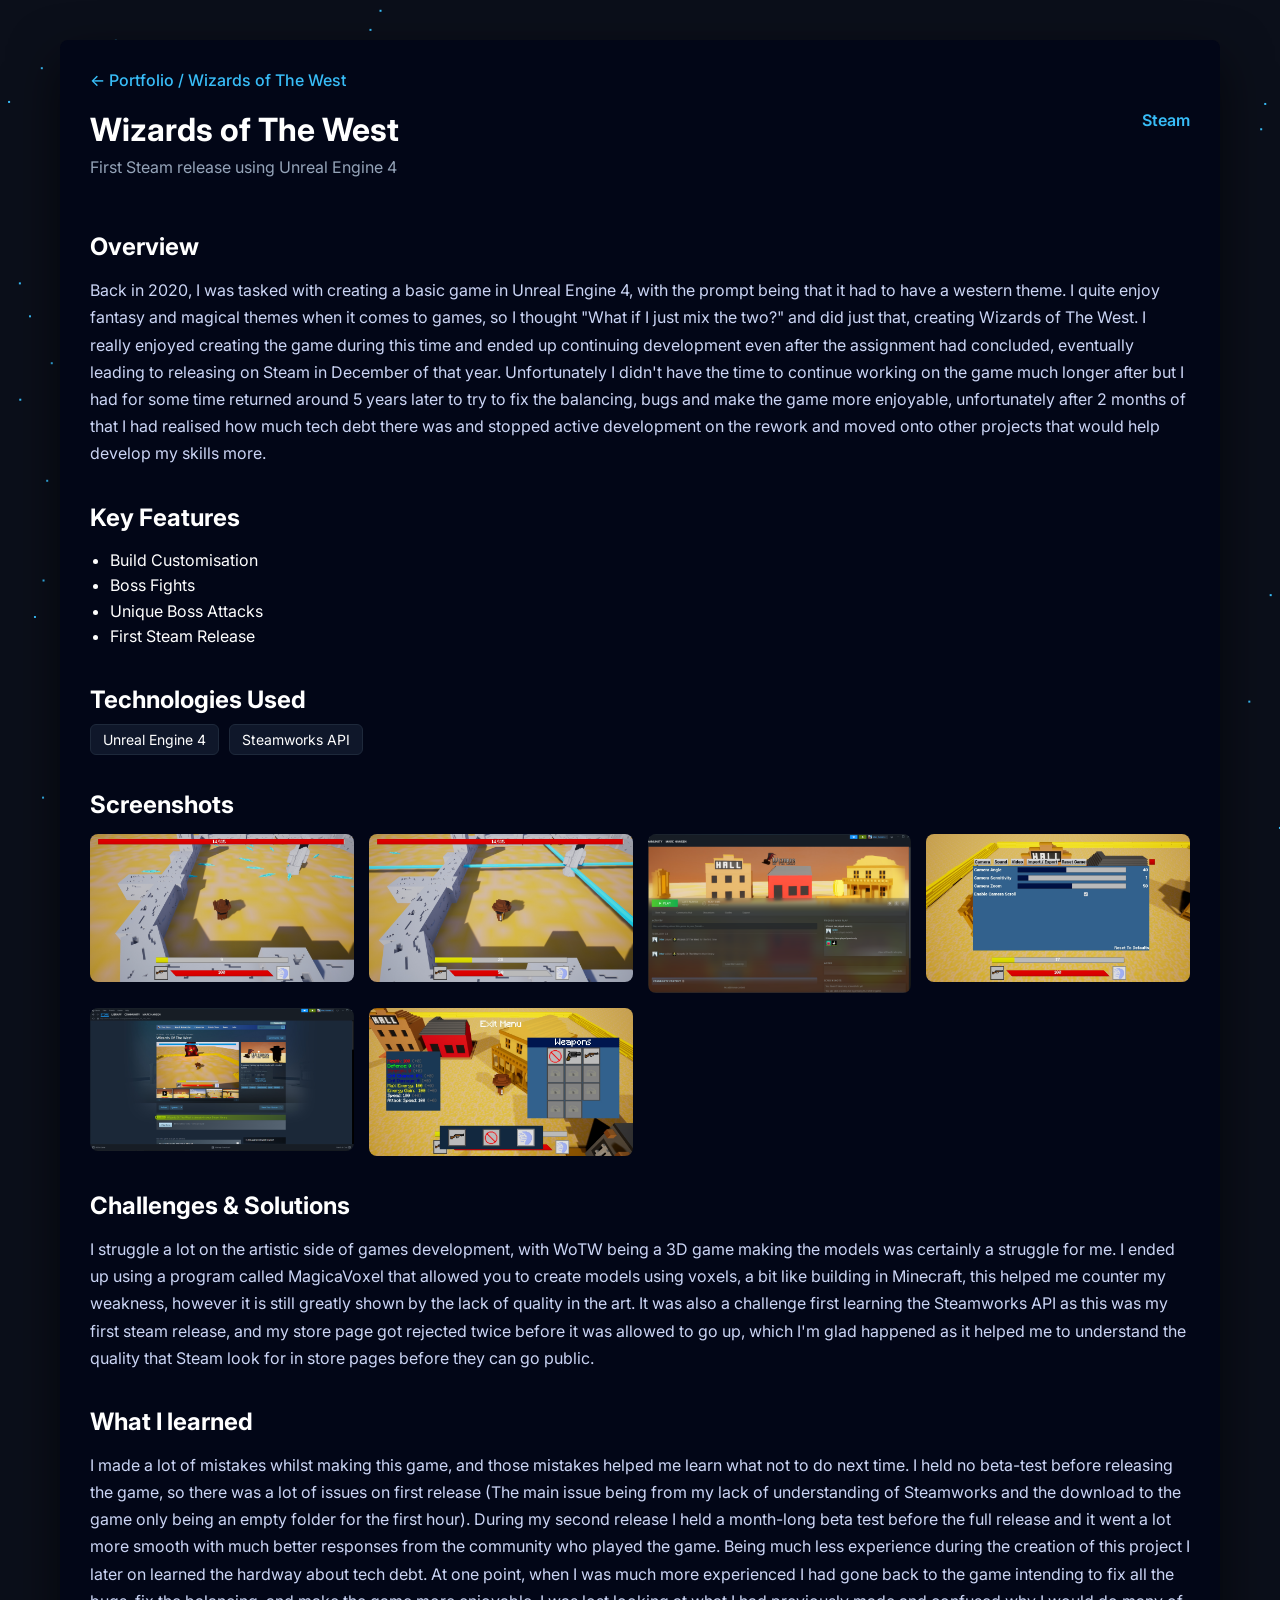
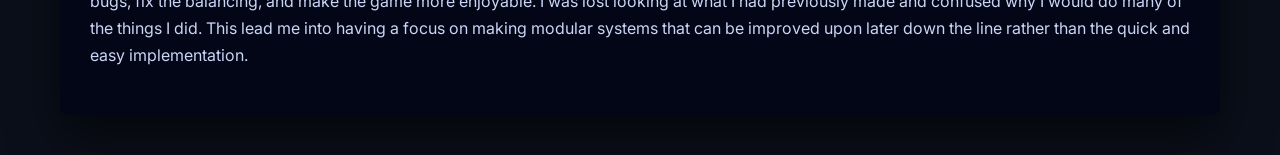
<file: docs/Projects/WoTW.html>
<!DOCTYPE html>
<html lang="en">
	<head>
		<meta charset="UTF-8">
		<meta name="viewport" content="width=device-width, initial-scale=1.0">
		<title>Wizards of The West | Marc Hansen</title>
        <link rel="stylesheet" href="../CSS/style.css">
        <link rel="stylesheet" href="../CSS/project.css"> 
        <link rel="stylesheet" href="../CSS/style.css">
        <script defer src="../Scripts/particles.js"></script>
        <link rel="stylesheet" href="../CSS/project.css">

		<link href="https://fonts.googleapis.com/css2?family=JetBrains+Mono&family=Inter:wght@300;400;600&display=swap" rel="stylesheet">
	</head>
	<body>
		<canvas id="particles"></canvas>
		<div class="page-container">
			<!-- Breadcrumb -->
			<a href="../index.html" class="back">
			← Portfolio / Wizards of The West
			</a>
			<!-- Header -->
			<div class="project-header">
				<div>
					<h1 class="project-title">Wizards of The West</h1>
					<p class="project-subtitle">
                        First Steam release using Unreal Engine 4

					</p>
				</div>
                <div class="project-links">
                    <a href='https://store.steampowered.com/app/1350030/Wizards_Of_The_West/' target="_blank">
                    Steam
                    </a>
                </div>

			</div>

            <section class = "section">
                <h2>Overview</h2>
                <p>
                Back in 2020, I was tasked with creating a basic game in Unreal Engine 4, with the prompt being that it had to have a western theme. I quite enjoy fantasy and magical themes when it comes to games, so I thought "What if I just mix the two?" and did just that, creating Wizards of The West. I really enjoyed creating the game during this time and ended up continuing development even after the assignment had concluded, eventually leading to releasing on Steam in December of that year. Unfortunately I didn't have the time to continue working on the game much longer after but I had for some time returned around 5 years later to try to fix the balancing, bugs and make the game more enjoyable, unfortunately after 2 months of that I had realised how much tech debt there was and stopped active development on the rework and moved onto other projects that would help develop my skills more.

                </p>
            </section>

            <section class = "section">
                <h2>Key Features</h2>
                <ul class="feature-list">
                    <li>Build Customisation</li>
                    <li>Boss Fights</li>
                    <li>Unique Boss Attacks</li>
                    <li>First Steam Release</li>
                </ul>
            </section>

            <section class = "section">
                <h2>Technologies Used</h2>
                <div class = "tech-list">
                    <span>Unreal Engine 4</span>
                    <span>Steamworks API</span>
                </div>
            </section>

            <section class = "section">
                <h2>Screenshots</h2>
                <div class = "image-grid">
                    <img src='../Images/WoTW/boss1attack1.jpg'>
                    <img src='../Images/WoTW/boss1attack2.jpg'>
                    <img src='../Images/WoTW/library.png'>
                    <img src='../Images/WoTW/settings.jpg'>
                    <img src='../Images/WoTW/storepage.png'>
                    <img src='../Images/WoTW/weaponselection.jpg'>
                </div>
            </section>



            <section class = "section">
                <h2>Challenges & Solutions</h2>
                <p>
                I struggle a lot on the artistic side of games development, with WoTW being a 3D game making the models was certainly a struggle for me. I ended up using a program called MagicaVoxel that allowed you to create models using voxels, a bit like building in Minecraft, this helped me counter my weakness, however it is still greatly shown by the lack of quality in the art. It was also a challenge first learning the Steamworks API as this was my first steam release, and my store page got rejected twice before it was allowed to go up, which I'm glad happened as it helped me to understand the quality that Steam look for in store pages before they can go public.

                </p>
            </section>

            <section class = "section">
                <h2>What I learned</h2>
                <p>
                I made a lot of mistakes whilst making this game, and those mistakes helped me learn what not to do next time. I held no beta-test before releasing the game, so there was a lot of issues on first release (The main issue being from my lack of understanding of Steamworks and the download to the game only being an empty folder for the first hour). During my second release I held a month-long beta test before the full release and it went a lot more smooth with much better responses from the community who played the game. Being much less experience during the creation of this project I later on learned the hardway about tech debt. At one point, when I was much more experienced I had gone back to the game intending to fix all the bugs, fix the balancing, and make the game more enjoyable. I was lost looking at what I had previously made and confused why I would do many of the things I did. This lead me into having a focus on making modular systems that can be improved upon later down the line rather than the quick and easy implementation.

                </p>
            </section>


		</div>
	</body>
</html>
</file>
<file: docs/CSS/style.css>
body{
margin:0;
font-family:'Inter',sans-serif;
background:#0b0f1a;
color:white;
overflow-x:hidden;
}

canvas{
position:fixed;
top:0;
left:0;
z-index:-1;
}

.window{
width:1100px;
max-width:95%;
margin:40px auto;
background:#020617;
border-radius:8px;
overflow:hidden;
box-shadow:0 20px 50px rgba(0,0,0,0.6);
}

.titlebar{
padding:14px;
background:#0f172a;
font-weight:600;
}

.layout{
display:flex;
height:520px;
}

.sidebar{
width:180px;
background:#020617;
border-right:1px solid #1e293b;
display:flex;
flex-direction:column;
}

.sidebar button{
background:none;
border:none;
color:#94a3b8;
padding:16px;
text-align:left;
cursor:pointer;
font-size:15px;
}

.sidebar button:hover{
background:#1e293b;
color:white;
}

.content{
flex:1;
padding:30px;
overflow:auto;
}

.panel{
display:none;
}

.panel.active{
display:block;
}

.cards{
display:grid;
grid-template-columns:repeat(auto-fit,minmax(220px,1fr));
gap:20px;
margin-top:20px;
}

.folder{
display:grid;
grid-template-columns:repeat(auto-fit,minmax(220px,1fr));
gap:20px;
margin-top:20px;
}

.cards h3 {
	grid-column: 1 / -1;
}

.card, .folder-btn, .back-btn{
background:#0f172a;
padding:20px;
border-radius:6px;
transition:transform .2s;
color:white;
}

.card:hover, .folder-btn:hover, .back-btn:hover{
transform:translateY(-5px);
}

.card a, .folder-btn a, .back-btn a{
color:#38bdf8;
text-decoration:none;
font-weight:600;
}

.skills{
list-style:none;
padding:0;
columns:2;
}

.skills li{
margin-bottom:10px;
}

h2 {
margin-top:0;
}

.folder-panel {
  display: none;
}

.folder-panel.active {
  display: block;
}

/* Back button inside folder panel */
.back-btn {
  background:#0f172a;
  color:white;
  border:none;
  padding:8px 14px;
  border-radius:4px;
  cursor:pointer;
  margin-bottom:15px;
}

.back-btn:hover {
  background:#38bdf8;
  color:#020617;
}
</file>
<file: src/CSS/style.css>
body{
margin:0;
font-family:'Inter',sans-serif;
background:#0b0f1a;
color:white;
overflow-x:hidden;
}

canvas{
position:fixed;
top:0;
left:0;
z-index:-1;
}

.window{
width:1100px;
max-width:95%;
margin:40px auto;
background:#020617;
border-radius:8px;
overflow:hidden;
box-shadow:0 20px 50px rgba(0,0,0,0.6);
}

.titlebar{
padding:14px;
background:#0f172a;
font-weight:600;
}

.layout{
display:flex;
height:520px;
}

.sidebar{
width:180px;
background:#020617;
border-right:1px solid #1e293b;
display:flex;
flex-direction:column;
}

.sidebar button{
background:none;
border:none;
color:#94a3b8;
padding:16px;
text-align:left;
cursor:pointer;
font-size:15px;
}

.sidebar button:hover{
background:#1e293b;
color:white;
}

.content{
flex:1;
padding:30px;
overflow:auto;
}

.panel{
display:none;
}

.panel.active{
display:block;
}

.cards{
display:grid;
grid-template-columns:repeat(auto-fit,minmax(220px,1fr));
gap:20px;
margin-top:20px;
}

.folder{
display:grid;
grid-template-columns:repeat(auto-fit,minmax(220px,1fr));
gap:20px;
margin-top:20px;
}

.cards h3 {
	grid-column: 1 / -1;
}

.card, .folder-btn, .back-btn{
background:#0f172a;
padding:20px;
border-radius:6px;
transition:transform .2s;
color:white;
}

.card:hover, .folder-btn:hover, .back-btn:hover{
transform:translateY(-5px);
}

.card a, .folder-btn a, .back-btn a{
color:#38bdf8;
text-decoration:none;
font-weight:600;
}

.skills{
list-style:none;
padding:0;
columns:2;
}

.skills li{
margin-bottom:10px;
}

h2 {
margin-top:0;
}

.folder-panel {
  display: none;
}

.folder-panel.active {
  display: block;
}

/* Back button inside folder panel */
.back-btn {
  background:#0f172a;
  color:white;
  border:none;
  padding:8px 14px;
  border-radius:4px;
  cursor:pointer;
  margin-bottom:15px;
}

.back-btn:hover {
  background:#38bdf8;
  color:#020617;
}
</file>
<file: docs/CSS/project.css>
.page-container{
width:1100px;
max-width:95%;
margin:40px auto;
background:#020617;
border-radius:8px;
padding:30px;
box-shadow:0 20px 50px rgba(0,0,0,0.6);
}

/* Back link */
.back{
display:inline-block;
margin-bottom:20px;
color:#38bdf8;
text-decoration:none;
font-weight:500;
}

/* Header */
.project-header{
display:flex;
justify-content:space-between;
align-items:flex-start;
flex-wrap:wrap;
gap:20px;
margin-bottom:30px;
}

.project-title{
margin:0;
font-size:32px;
}

.project-subtitle{
color:#94a3b8;
margin-top:5px;
}

.project-links a{
margin-left:15px;
color:#38bdf8;
text-decoration:none;
font-weight:600;
}

/* Sections */
.section{
margin-top:35px;
}

.section h2{
margin-bottom:10px;
}

/* Features */
.feature-list{
padding-left:20px;
line-height:1.6;
}

/* Tech */
.tech-list{
display:flex;
flex-wrap:wrap;
gap:10px;
margin-top:10px;
}

.tech-list span{
background:#0f172a;
padding:6px 12px;
border-radius:6px;
border:1px solid #1e293b;
font-size:14px;
}

/* Images */
.image-grid{
display:grid;
grid-template-columns:repeat(auto-fit,minmax(250px,1fr));
gap:15px;
margin-top:15px;
}

.image-grid img{
width:100%;
border-radius:8px;
}

/* Text readability */
p{
color:#cbd5f5;
line-height:1.7;
}
</file>
